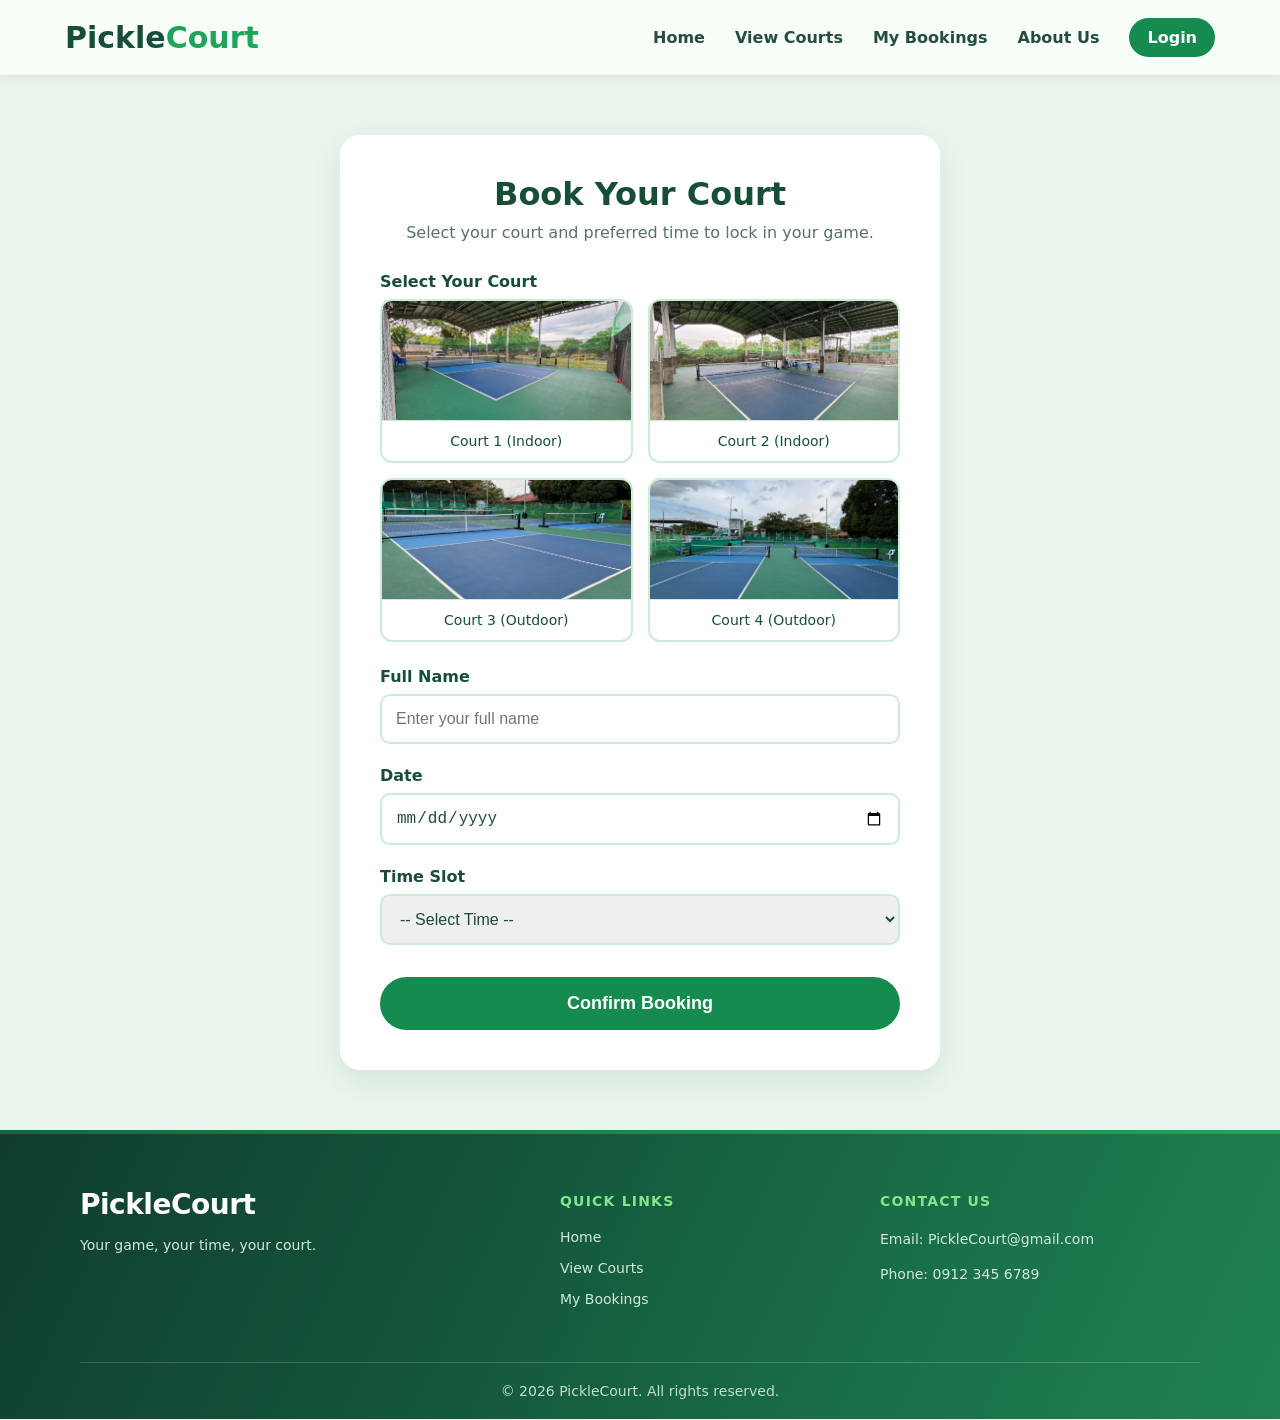
<file: booking-form.html>
<!DOCTYPE html>
<html lang="en">
<head>
    <meta charset="UTF-8">
    <meta name="viewport" content="width=device-width, initial-scale=1.0">
    <title>PickleCourt | Schedule Court</title>
    <link rel="stylesheet" href="index.css">
    <link rel="stylesheet" href="booking-form.css">
    <link rel="icon" type="image/png" href="Logo/PB Logo.png">
</head>
<body>

    <header>
        <nav class="navbar">
            <a href="index.html" class="logo">Pickle<span>Court</span></a>
            <button class="menu-toggle" id="menuToggle" aria-label="Toggle navigation">☰</button>
            <ul class="nav-links" id="navLinks">
                <li><a href="index.html">Home</a></li>
                <li><a href="courts.html">View Courts</a></li>
                <li><a href="my-bookings.html">My Bookings</a></li>
                <li><a href="#contact">About Us</a></li>
                <li><button class="admin-login-button" id="adminLoginButton" type="button">Login</button></li>
            </ul>
        </nav>
    </header>

    <dialog class="admin-login-dialog" id="adminLoginDialog" aria-labelledby="adminLoginTitle">
        <form id="adminLoginForm">
            <h2 id="adminLoginTitle">Admin Login</h2>
            <label for="adminUsername">Username</label>
            <input id="adminUsername" name="username" type="text" autocomplete="username" required>
            <label for="adminPassword">Password</label>
            <input id="adminPassword" name="password" type="password" autocomplete="current-password" required>
            <p class="admin-login-notice">Demo only — authentication is not connected.</p>
            <p class="admin-login-message" id="adminLoginMessage" role="status"></p>
            <div class="admin-login-actions">
                <button class="admin-login-cancel" id="adminLoginCancel" type="button">Cancel</button>
                <button class="btn btn-primary" type="submit">Log In</button>
            </div>
        </form>
    </dialog>

    <main class="form-wrapper">
        <div class="form-container">
            <div class="form-header">
                <h2>Book Your Court</h2>
                <p>Select your court and preferred time to lock in your game.</p>
            </div>
            
            <div id="successMessage" class="alert-success">
                Booking successful! <a href="my-bookings.html">View My Bookings</a>
            </div>

            <form id="bookingForm">
                <div class="form-group">
                    <label>Select Your Court</label>
                    <div class="court-selection-grid">
                        <div class="court-card" data-court="Court 1 (Indoor)">
                            <img src="Court Pictures/court1.jfif" alt="Indoor Court 1">
                            <div class="court-label">Court 1 (Indoor)</div>
                        </div>
                        <div class="court-card" data-court="Court 2 (Indoor)">
                            <img src="Court Pictures/court2.jfif" alt="Indoor Court 2">
                            <div class="court-label">Court 2 (Indoor)</div>
                        </div>
                        <div class="court-card" data-court="Court 3 (Outdoor)">
                            <img src="Court Pictures/court3.jfif" alt="Outdoor Court 3">
                            <div class="court-label">Court 3 (Outdoor)</div>
                        </div>
                        <div class="court-card" data-court="Court 4 (Outdoor)">
                            <img src="Court Pictures/court4.jfif" alt="Outdoor Court 4">
                            <div class="court-label">Court 4 (Outdoor)</div>
                        </div>
                    </div>
                </div>

                <div class="form-group">
                    <label for="fullName">Full Name</label>
                    <input type="text" id="fullName" required placeholder="Enter your full name">
                </div>

                <div class="form-group" style="display: none;">
                    <label for="courtNumber">Court Confirmation</label>
                    <select id="courtNumber" required>
                        <option value="">-- Select a Court --</option>
                        <option value="Court 1 (Indoor)">Court 1 (Indoor)</option>
                        <option value="Court 2 (Indoor)">Court 2 (Indoor)</option>
                        <option value="Court 3 (Outdoor)">Court 3 (Outdoor)</option>
                        <option value="Court 4 (Outdoor)">Court 4 (Outdoor)</option>
                    </select>
                </div>

                <div class="form-group">
                    <label for="bookingDate">Date</label>
                    <input type="date" id="bookingDate" required>
                </div>

                <div class="form-group">
                    <label for="timeSlot">Time Slot</label>
                    <select id="timeSlot" required>
                        <option value="">-- Select Time --</option>
                        <option value="08:00 AM - 09:00 AM">08:00 AM - 09:00 AM</option>
                        <option value="09:00 AM - 10:00 AM">09:00 AM - 10:00 AM</option>
                        <option value="10:00 AM - 11:00 AM">10:00 AM - 11:00 AM</option>
                        <option value="11:00 AM - 12:00 PM">11:00 AM - 12:00 PM</option>
                        <option value="12:00 PM - 01:00 PM">12:00 PM - 01:00 PM</option>
                        <option value="01:00 PM - 02:00 PM">01:00 PM - 02:00 PM</option>
                        <option value="02:00 PM - 03:00 PM">02:00 PM - 03:00 PM</option>
                        <option value="03:00 PM - 04:00 PM">03:00 PM - 04:00 PM</option>
                        <option value="04:00 PM - 05:00 PM">04:00 PM - 05:00 PM</option>
                        <option value="05:00 PM - 06:00 PM">05:00 PM - 06:00 PM</option>
                    </select>
                </div>

                <button type="submit" class="btn-submit">Confirm Booking</button>
            </form>
        </div>
    </main>

    <footer id="contact">
        <div class="footer-content">
            <div class="footer-section">
                <h3>PickleCourt</h3>
                <p>Your game, your time, your court.</p>
            </div>
            <div class="footer-section">
                <h4>Quick Links</h4>
                <ul>
                    <li><a href="index.html">Home</a></li>
                    <li><a href="courts.html">View Courts</a></li>
                    <li><a href="my-bookings.html">My Bookings</a></li>
                </ul>
            </div>
            <div class="footer-section">
                <h4>Contact Us</h4>
                <p>Email: PickleCourt@gmail.com</p>
                <p>Phone: 0912 345 6789</p>
            </div>
        </div>
        <div class="footer-bottom">
            <p>© 2026 PickleCourt. All rights reserved.</p>
        </div>
    </footer>

    <script src="index.js"></script>
    <script src="booking-form.js"></script>
</body>
</html>
</file>
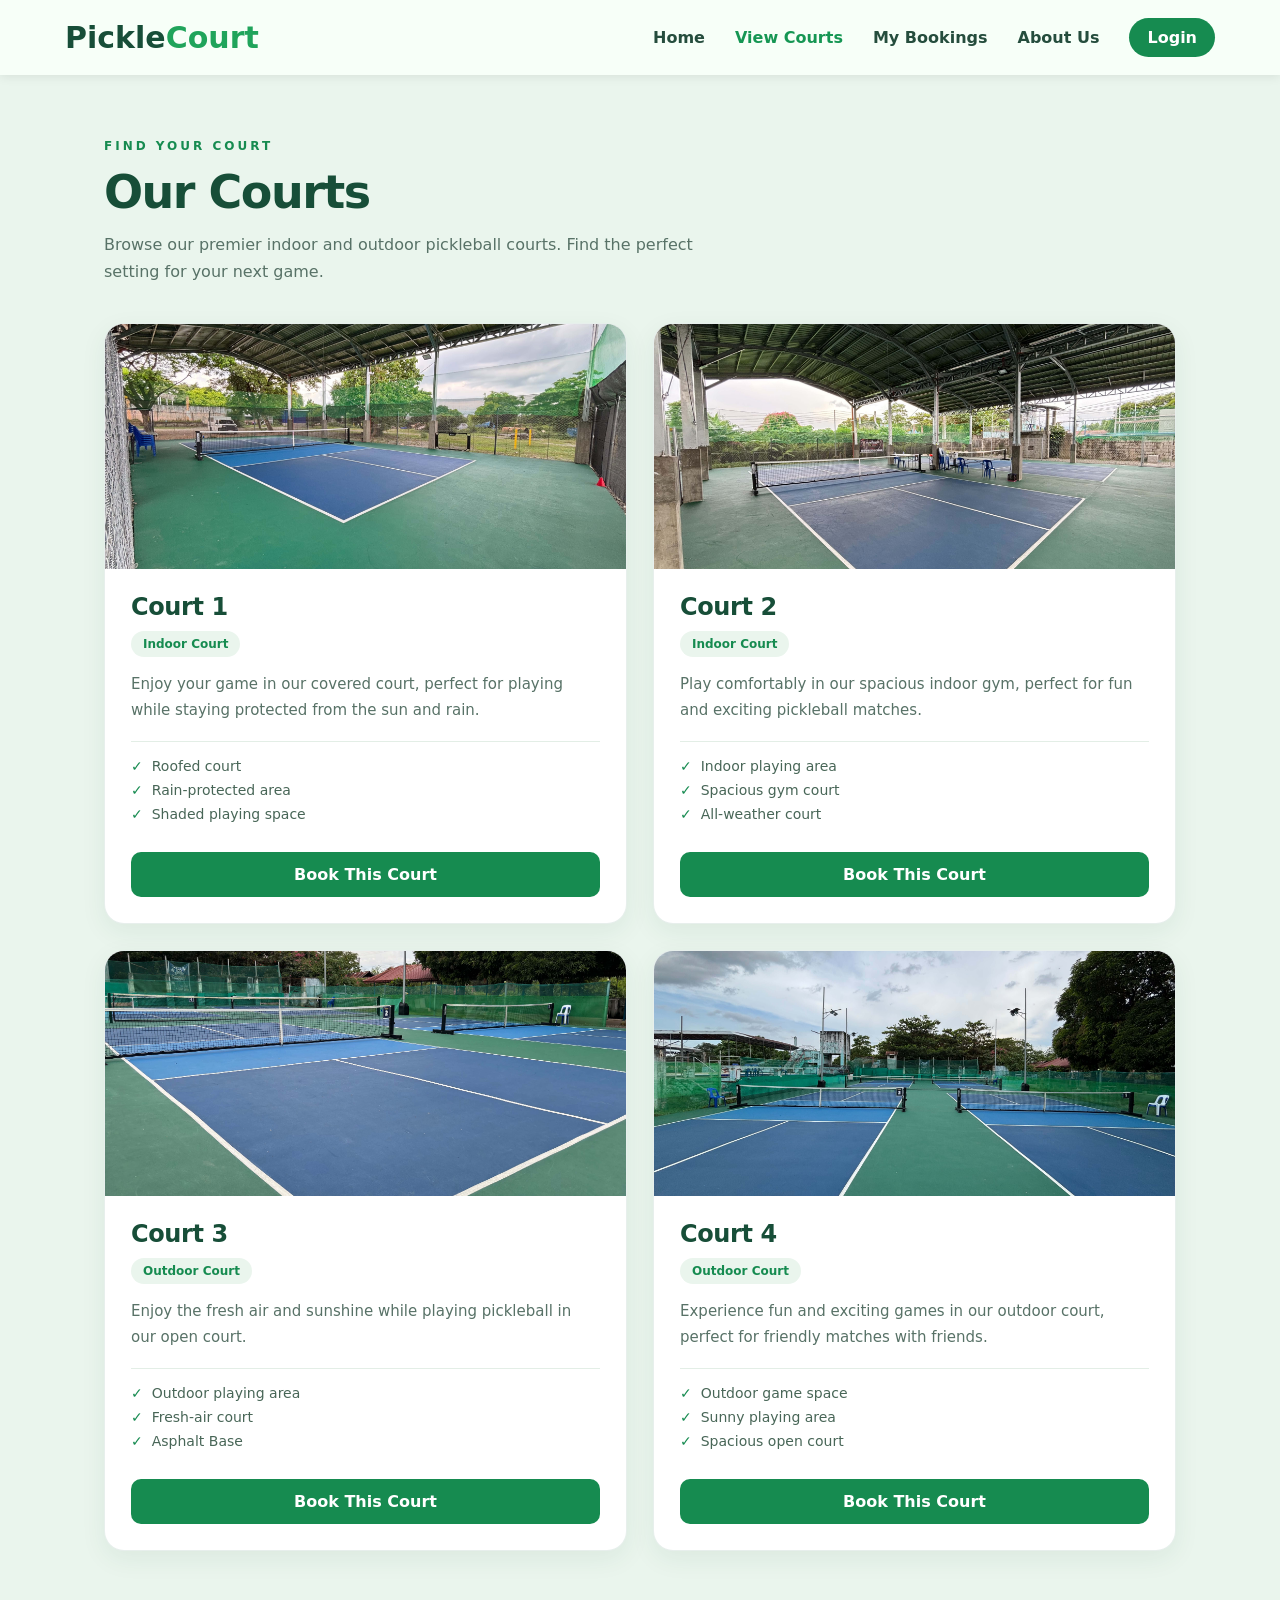
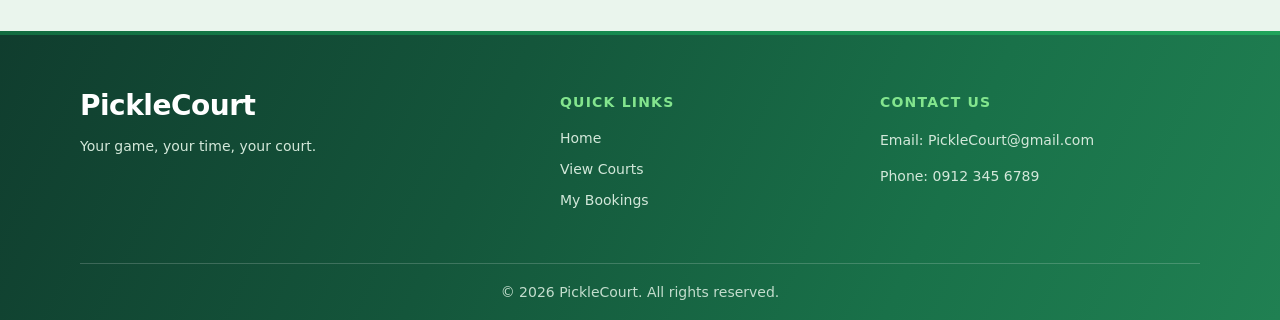
<file: courts.html>
<!DOCTYPE html>
<html lang="en">
<head>
    <meta charset="UTF-8">
    <meta name="viewport" content="width=device-width, initial-scale=1.0">
    <title>PickleCourt | View Courts</title>
    <link rel="stylesheet" href="index.css">
    <link rel="stylesheet" href="courts.css">
    <link rel="icon" type="image/png" href="Logo/PB Logo.png">

</head>
<body>

    <header>
        <nav class="navbar">
            <a href="index.html" class="logo">Pickle<span>Court</span></a>
            <button class="menu-toggle" id="menuToggle" aria-label="Toggle navigation">☰</button>
            <ul class="nav-links" id="navLinks">
                <li><a href="index.html">Home</a></li>
                <li><a href="courts.html" class="active">View Courts</a></li>
                <li><a href="my-bookings.html">My Bookings</a></li>
                <li><a href="#contact">About Us</a></li>
                <li><button class="admin-login-button" id="adminLoginButton" type="button">Login</button></li>
            </ul>
        </nav>
    </header>

    <dialog class="admin-login-dialog" id="adminLoginDialog" aria-labelledby="adminLoginTitle">
        <form id="adminLoginForm">
            <h2 id="adminLoginTitle">Admin Login</h2>
            <label for="adminUsername">Username</label>
            <input id="adminUsername" name="username" type="text" autocomplete="username" required>
            <label for="adminPassword">Password</label>
            <input id="adminPassword" name="password" type="password" autocomplete="current-password" required>
            <p class="admin-login-notice">Demo only — authentication is not connected.</p>
            <p class="admin-login-message" id="adminLoginMessage" role="status"></p>
            <div class="admin-login-actions">
                <button class="admin-login-cancel" id="adminLoginCancel" type="button">Cancel</button>
                <button class="btn btn-primary" type="submit">Log In</button>
            </div>
        </form>
    </dialog>

    <main class="courts-container">
        <div class="courts-header">
            <h2>Our Courts</h2>
            <p>Browse our premier indoor and outdoor pickleball courts. Find the perfect setting for your next game.</p>
        </div>

        <div class="courts-grid">
            <!-- Court 1 -->
            <div class="court-display-card">
                <img src="Court Pictures/court1.jfif" alt="Court 1 Indoor">
                <div class="court-info">
                    <h3>Court 1</h3>
                    <span class="court-type">Indoor Court</span>
                    <p>Enjoy your game in our covered court, perfect for playing while staying protected from the sun and rain.</p>
                    <ul class="court-features">
                        <li>Roofed court</li>
                        <li>Rain-protected area</li>
                        <li>Shaded playing space</li>
                    </ul>
                    <!-- URL parameter passes the court name to the booking form -->
                    <a href="booking-form.html?court=Court 1 (Indoor)" class="btn btn-primary btn-book-court">Book This Court</a>
                </div>
            </div>

            <!-- Court 2 -->
            <div class="court-display-card">
                <img src="Court Pictures/court2.jfif" alt="Court 2 Indoor">
                <div class="court-info">
                    <h3>Court 2</h3>
                    <span class="court-type">Indoor Court</span>
                    <p>Play comfortably in our spacious indoor gym, perfect for fun and exciting pickleball matches.</p>
                    <ul class="court-features">
                        <li>Indoor playing area</li>
                        <li>Spacious gym court</li>
                        <li>All-weather court</li>
                    </ul>
                    <a href="booking-form.html?court=Court 2 (Indoor)" class="btn btn-primary btn-book-court">Book This Court</a>
                </div>
            </div>

            <!-- Court 3 -->
            <div class="court-display-card">
                <img src="Court Pictures/court3.jfif" alt="Court 3 Outdoor">
                <div class="court-info">
                    <h3>Court 3</h3>
                    <span class="court-type">Outdoor Court</span>
                    <p>Enjoy the fresh air and sunshine while playing pickleball in our open court.</p>
                    <ul class="court-features">
                        <li>Outdoor playing area</li>
                        <li>Fresh-air court</li>
                        <li>Asphalt Base</li>
                    </ul>
                    <a href="booking-form.html?court=Court 3 (Outdoor)" class="btn btn-primary btn-book-court">Book This Court</a>
                </div>
            </div>

            <!-- Court 4 -->
            <div class="court-display-card">
                <img src="Court Pictures/court4.jfif" alt="Court 4 Outdoor">
                <div class="court-info">
                    <h3>Court 4</h3>
                    <span class="court-type">Outdoor Court</span>
                    <p>Experience fun and exciting games in our outdoor court, perfect for friendly matches with friends.</p>
                    <ul class="court-features">
                        <li>Outdoor game space</li>
                        <li>Sunny playing area</li>
                        <li>Spacious open court</li>
                    </ul>
                    <a href="booking-form.html?court=Court 4 (Outdoor)" class="btn btn-primary btn-book-court">Book This Court</a>
                </div>
            </div>
        </div>
    </main>

    <footer id="contact">
        <div class="footer-content">
            <div class="footer-section">
                <h3>PickleCourt</h3>
                <p>Your game, your time, your court.</p>
            </div>
            <div class="footer-section">
                <h4>Quick Links</h4>
                <ul>
                    <li><a href="index.html">Home</a></li>
                    <li><a href="courts.html">View Courts</a></li>
                    <li><a href="my-bookings.html">My Bookings</a></li>
                </ul>
            </div>
            <div class="footer-section">
                <h4>Contact Us</h4>
                <p>Email: PickleCourt@gmail.com</p>
                <p>Phone: 0912 345 6789</p>
            </div>
        </div>
        <div class="footer-bottom">
            <p>© 2026 PickleCourt. All rights reserved.</p>
        </div>
    </footer>

    <script src="index.js"></script>
</body>
</html>
</file>
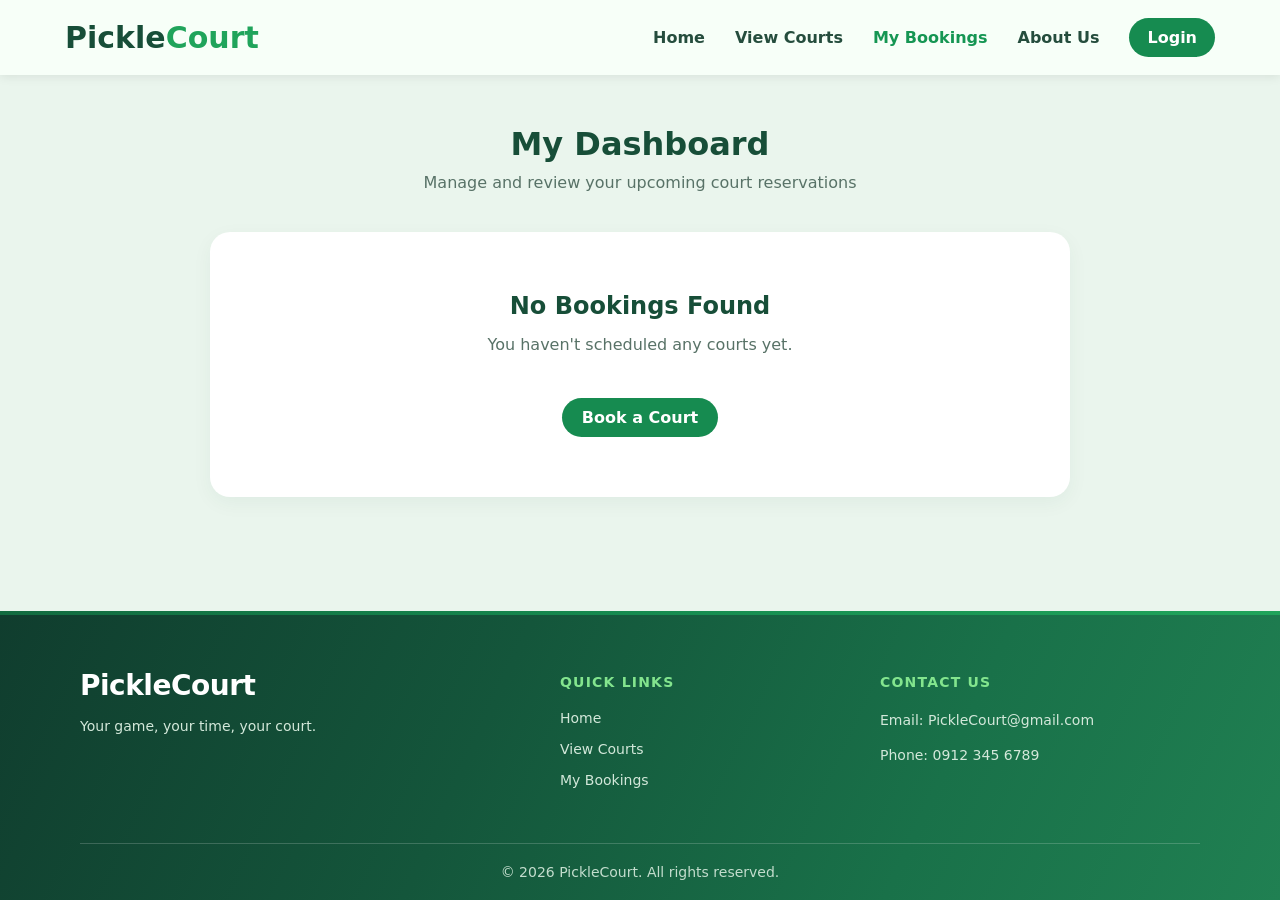
<file: my-bookings.html>
<!DOCTYPE html>
<html lang="en">
<head>
    <meta charset="UTF-8">
    <meta name="viewport" content="width=device-width, initial-scale=1.0">
    <title>PickleCourt | My Bookings</title>
    <link rel="stylesheet" href="index.css">
    <link rel="stylesheet" href="my-bookings.css">
    <link rel="icon" type="image/png" href="Logo/PB Logo.png">
</head>
<body>

    <header>
        <nav class="navbar">
            <a href="index.html" class="logo">Pickle<span>Court</span></a>
            <button class="menu-toggle" id="menuToggle" aria-label="Toggle navigation">☰</button>
            <ul class="nav-links" id="navLinks">
                <li><a href="index.html">Home</a></li>
                <li><a href="courts.html">View Courts</a></li>
                <li><a href="my-bookings.html" class="active">My Bookings</a></li>
                <li><a href="#contact">About Us</a></li>
                <li><button class="admin-login-button" id="adminLoginButton" type="button">Login</button></li>
            </ul>
        </nav>
    </header>

    <dialog class="admin-login-dialog" id="adminLoginDialog" aria-labelledby="adminLoginTitle">
        <form id="adminLoginForm">
            <h2 id="adminLoginTitle">Admin Login</h2>
            <label for="adminUsername">Username</label>
            <input id="adminUsername" name="username" type="text" autocomplete="username" required>
            <label for="adminPassword">Password</label>
            <input id="adminPassword" name="password" type="password" autocomplete="current-password" required>
            <p class="admin-login-notice">Demo only — authentication is not connected.</p>
            <p class="admin-login-message" id="adminLoginMessage" role="status"></p>
            <div class="admin-login-actions">
                <button class="admin-login-cancel" id="adminLoginCancel" type="button">Cancel</button>
                <button class="btn btn-primary" type="submit">Log In</button>
            </div>
        </form>
    </dialog>

    <main class="bookings-container">
        <div class="bookings-header">
            <h2>My Dashboard</h2>
            <p>Manage and review your upcoming court reservations</p>
        </div>
        <div id="bookingsList"></div>
    </main>

    <footer id="contact">
        <div class="footer-content">
            <div class="footer-section">
                <h3>PickleCourt</h3>
                <p>Your game, your time, your court.</p>
            </div>
            <div class="footer-section">
                <h4>Quick Links</h4>
                <ul>
                    <li><a href="index.html">Home</a></li>
                    <li><a href="courts.html">View Courts</a></li>
                    <li><a href="my-bookings.html">My Bookings</a></li>
                </ul>
            </div>
            <div class="footer-section">
                <h4>Contact Us</h4>
                <p>Email: PickleCourt@gmail.com</p>
                <p>Phone: 0912 345 6789</p>
            </div>
        </div>
        <div class="footer-bottom">
            <p>© 2026 PickleCourt. All rights reserved.</p>
        </div>
    </footer>

    <script src="index.js"></script>
    <script src="my-bookings.js"></script>
</body>
</html>
</file>
<file: index.css>
* {
    margin: 0;
    padding: 0;
    box-sizing: border-box;
}

html {
    scroll-behavior: smooth;
}

/* Flexbox setup to keep footer at the bottom */
body {
    font-family: system-ui, -apple-system, BlinkMacSystemFont, 'Segoe UI', Roboto, sans-serif;
    background: #eaf5ed;
    color: #1f4938;
    display: flex;
    flex-direction: column;
    min-height: 100vh;
}

main {
    flex: 1; 
    display: flex;
    flex-direction: column;
}

/* NAVIGATION */
header {
    background: #f7fff8;
    position: sticky;
    top: 0;
    z-index: 100;
    box-shadow: 0 2px 10px rgba(0, 0, 0, 0.08);
}

.navbar {
    max-width: 1200px;
    margin: auto;
    padding: 18px 25px;
    display: flex;
    align-items: center;
    justify-content: space-between;
}

.logo {
    text-decoration: none;
    color: #174e38;
    font-size: 30px;
    font-weight: bold;
}

.logo span {
    color: #20a45b;
}

.nav-links {
    display: flex;
    align-items: center;
    gap: 30px;
    list-style: none;
}

.nav-links a {
    text-decoration: none;
    color: #254d3d;
    font-weight: bold;
    transition: color 0.3s ease;
}

.nav-links a:hover,
.nav-links a.active {
    color: #159653;
}

.admin-login-button {
    padding: 10px 18px;
    border: 0;
    border-radius: 24px;
    background: #168b50;
    color: white;
    font: inherit;
    font-weight: bold;
    cursor: pointer;
}

.admin-login-button:hover { background: #0f6e3d; }

.menu-toggle {
    display: none;
    background: none;
    border: none;
    font-size: 27px;
    cursor: pointer;
    color: #174e38;
}

/* HERO */
.hero {
    min-height: 530px;
    display: flex;
    align-items: center;
    padding: 65px max(7%, calc((100% - 1200px) / 2));
    color: white;
    background: linear-gradient(90deg, rgba(9, 48, 37, 0.94), rgba(9, 48, 37, 0.72), rgba(9, 48, 37, 0.20)), url("images/court1.jfif");
    background-size: cover;
    background-position: center;
}

.hero-content {
    max-width: 700px;
}

.tagline, .section-tag {
    color: #70df91;
    font-size: 14px;
    font-weight: bold;
    letter-spacing: 4px;
    margin-bottom: 18px;
}

.hero h1 {
    font-size: clamp(36px, 5vw, 62px);
    line-height: 1.12;
    margin-bottom: 22px;
}

.hero h1 span { color: #83e58e; }
.description { max-width: 550px; font-size: 18px; line-height: 1.7; margin-bottom: 30px; }
.hero-buttons { display: flex; flex-wrap: wrap; gap: 15px; }

.btn {
    display: inline-block;
    padding: 15px 25px;
    border-radius: 30px;
    text-decoration: none;
    font-weight: bold;
    transition: all 0.3s ease;
    cursor: pointer;
    text-align: center;
}

.btn-primary { background: #168b50; color: white; border: none; }
.btn-primary:hover { background: #0f6e3d; transform: translateY(-2px); box-shadow: 0 4px 15px rgba(22, 139, 80, 0.3); }
.btn-outline { border: 1px solid white; color: white; }
.btn-outline:hover { background: white; color: #174e38; }

.admin-login-dialog {
    width: min(420px, calc(100% - 32px));
    margin: auto;
    padding: 30px;
    border: 0;
    border-radius: 16px;
    color: #1f4938;
    box-shadow: 0 15px 50px rgba(0, 0, 0, 0.25);
}

.admin-login-dialog::backdrop { background: rgba(9, 48, 37, 0.65); }
.admin-login-dialog h2 { margin-bottom: 20px; }
.admin-login-dialog label { display: block; margin: 14px 0 6px; font-weight: bold; }
.admin-login-dialog input { width: 100%; padding: 11px; border: 1px solid #b8d5c2; border-radius: 8px; font: inherit; }
.admin-login-notice { margin-top: 16px; color: #587267; font-size: 14px; }
.admin-login-message { min-height: 1.5em; margin-top: 8px; color: #174e38; }
.admin-login-actions { display: flex; justify-content: flex-end; gap: 10px; margin-top: 18px; }
.admin-login-cancel { padding: 12px 20px; border: 1px solid #b8d5c2; border-radius: 24px; background: white; color: #174e38; font: inherit; font-weight: bold; cursor: pointer; }

/* FEATURES */
.features { max-width: 1200px; margin: auto; padding: 55px 25px 70px; text-align: center; }
.features > h2 { font-size: 36px; margin-bottom: 40px; }
.feature-grid { display: grid; grid-template-columns: repeat(4, 1fr); gap: 25px; }

.feature-card {
    padding: 30px 20px;
    background: white;
    border-radius: 15px;
    transition: transform 0.3s ease, box-shadow 0.3s ease;
    box-shadow: 0 4px 15px rgba(0, 0, 0, 0.03);
}
.feature-card:hover { transform: translateY(-5px); box-shadow: 0 10px 25px rgba(0, 0, 0, 0.08); }
.feature-icon { width: 70px; height: 70px; display: grid; place-items: center; margin: 0 auto 18px; border-radius: 50%; background: #cdebd6; color: #176644; font-size: 34px; font-weight: bold; }
.feature-card h3 { font-size: 18px; margin-bottom: 12px; }
.feature-card p { color: #587267; line-height: 1.7; }

/* FOOTER */
footer {
    position: relative;
    overflow: hidden;
    background: linear-gradient(115deg, #103d2e 0%, #14563b 38%, #197149 72%, #208052 100%);
    color: white;
    padding: 58px 25px 20px;
    margin-top: auto;
    scroll-margin-top: 90px;
}

footer::before {
    content: "";
    position: absolute;
    top: 0;
    left: 0;
    width: 100%;
    height: 4px;
    background: linear-gradient(90deg, #126b40 0%, #168b50 50%, #20a45b 100%);
}

.footer-content {
    max-width: 1120px;
    margin: 0 auto 42px;
    display: grid;
    grid-template-columns: 1.3fr 0.8fr 1fr;
    gap: 64px;
    text-align: left;
}

.footer-section h3 {
    margin-bottom: 12px;
    font-size: 28px;
    letter-spacing: -0.5px;
}

.footer-section h4 {
    margin: 5px 0 18px;
    color: #83e58e;
    font-size: 14px;
    letter-spacing: 1.2px;
    text-transform: uppercase;
}

.footer-section p {
    margin-bottom: 10px;
    color: #d3e8da;
    font-size: 14px;
    line-height: 1.8;
}

.footer-section ul {
    list-style: none;
}

.footer-section ul li {
    margin-bottom: 12px;
}

.footer-section ul li a {
    display: inline-block;
    color: #d3e8da;
    font-size: 14px;
    text-decoration: none;
    transition: color 0.2s ease, transform 0.2s ease;
}

.footer-section ul li a:hover {
    color: white;
    transform: translateX(3px);
}

.footer-bottom {
    max-width: 1120px;
    margin: 0 auto;
    text-align: center;
    padding-top: 20px;
    border-top: 1px solid rgba(255, 255, 255, 0.18);
    color: #c3ddcd;
    font-size: 14px;
}

/* MOBILE RESPONSIVENESS */
@media (max-width: 800px) {
    .navbar { flex-wrap: wrap; }
    .menu-toggle { display: block; }
    .nav-links { display: none; width: 100%; flex-direction: column; align-items: flex-start; gap: 20px; padding: 20px 0 5px; }
    .nav-links.show { display: flex; }
    .hero { min-height: 500px; padding: 55px 25px; }
    .feature-grid { grid-template-columns: repeat(2, 1fr); }
    .footer-content { grid-template-columns: repeat(2, minmax(0, 1fr)); gap: 32px; }
    .footer-section:first-child { grid-column: 1 / -1; }
}

@media (max-width: 480px) {
    .logo { font-size: 25px; }
    .hero h1 { font-size: 37px; }
    .features > h2 { font-size: 28px; }
    .feature-grid { grid-template-columns: 1fr; }
    .hero-buttons { flex-direction: column; align-items: stretch; }
    .btn { text-align: center; }
    footer { padding: 48px 22px 18px; }
    .footer-content { grid-template-columns: 1fr; gap: 26px; margin-bottom: 30px; }
    .footer-section:first-child { grid-column: auto; }
    .footer-section h4 { margin-bottom: 12px; }
}
</file>
<file: booking-form.css>
.form-wrapper {
    padding: 60px 20px;
    display: flex;
    justify-content: center;
    align-items: center;
    flex: 1;
}

.form-container {
    width: 100%;
    max-width: 600px;
    background: white;
    padding: 40px;
    border-radius: 20px;
    box-shadow: 0 10px 30px rgba(23, 78, 56, 0.1);
}

.form-header {
    text-align: center;
    margin-bottom: 30px;
}

.form-header h2 {
    color: #174e38;
    font-size: 32px;
    margin-bottom: 10px;
}

.form-header p {
    color: #587267;
    font-size: 16px;
}

/* VISUAL COURT SELECTOR WITH HOVER ZOOM */
.court-selection-grid {
    display: grid;
    grid-template-columns: repeat(2, 1fr);
    gap: 15px;
    margin-bottom: 25px;
}

.court-card {
    border: 2px solid #cdebd6;
    border-radius: 12px;
    cursor: pointer;
    transition: all 0.3s ease;
    background: white;
    text-align: center;
    position: relative;
}

.court-card img {
    width: 100%;
    height: 120px;
    object-fit: cover;
    display: block;
    border-top-left-radius: 10px;
    border-top-right-radius: 10px;
    border-bottom: 1px solid #cdebd6;
    transition: transform 0.3s ease, box-shadow 0.3s ease;
    position: relative;
    z-index: 1;
}

.court-card:hover img {
    transform: scale(1.01);
    z-index: 10;
    box-shadow: 0 10px 30px rgba(0, 0, 0, 0.4);
    border-radius: 8px;
}

.court-card.selected {
    border-color: #168b50;
    background: #eaf5ed;
    box-shadow: 0 0 0 3px #168b50;
}

.court-card.selected .court-label {
    color: #168b50;
    font-weight: bold;
}

.court-label {
    padding: 12px 10px;
    font-size: 14px;
    color: #174e38;
}

.form-group { margin-bottom: 22px; }
.form-group label { display: block; margin-bottom: 8px; font-weight: 600; color: #174e38; }

.form-group input, 
.form-group select {
    width: 100%;
    padding: 14px;
    border: 2px solid #cdebd6;
    border-radius: 10px;
    font-size: 16px;
    color: #1f4938;
    transition: border-color 0.3s ease, box-shadow 0.3s ease;
}

.form-group input:focus, 
.form-group select:focus {
    outline: none;
    border-color: #168b50;
    box-shadow: 0 0 0 3px rgba(22, 139, 80, 0.15);
}

.btn-submit {
    width: 100%;
    padding: 16px;
    background: #168b50;
    color: white;
    border: none;
    border-radius: 30px;
    font-size: 18px;
    font-weight: bold;
    cursor: pointer;
    transition: background-color 0.3s ease, transform 0.2s ease;
    margin-top: 10px;
}

.btn-submit:hover { background: #0f6e3d; transform: translateY(-2px); }

.alert-success {
    display: none;
    background: #d4edda;
    color: #155724;
    padding: 15px;
    border-radius: 10px;
    margin-bottom: 25px;
    text-align: center;
    border: 1px solid #c3e6cb;
    font-weight: 500;
}
.alert-success a { color: #168b50; font-weight: bold; text-decoration: underline; }

@media (max-width: 480px) {
    .court-selection-grid { grid-template-columns: 1fr; }
}
</file>
<file: courts.css>
.courts-container {
    width: min(1120px, 100%);
    margin: 0 auto;
    padding: 64px 24px 80px;
}

.courts-header {
    max-width: 700px;
    margin: 0 0 38px;
    text-align: left;
}

.courts-header::before {
    content: "FIND YOUR COURT";
    display: block;
    margin-bottom: 12px;
    color: #168b50;
    font-size: 12px;
    font-weight: 800;
    letter-spacing: 3px;
}

.courts-header h2 {
    margin-bottom: 12px;
    color: #174e38;
    font-size: clamp(32px, 5vw, 46px);
    letter-spacing: -1.5px;
}

.courts-header p {
    max-width: 590px;
    margin: 0;
    color: #587267;
    font-size: 16px;
    line-height: 1.7;
}

.courts-grid {
    display: grid;
    grid-template-columns: repeat(2, minmax(0, 1fr));
    gap: 26px;
}

.court-display-card {
    overflow: hidden;
    display: flex;
    flex-direction: column;
    min-width: 0;
    border: 1px solid rgba(23, 102, 68, 0.1);
    border-radius: 20px;
    background: white;
    box-shadow: 0 8px 26px rgba(23, 78, 56, 0.07);
    transition: transform 0.25s ease, box-shadow 0.25s ease;
}

.court-display-card:hover {
    transform: translateY(-5px);
    box-shadow: 0 16px 36px rgba(23, 78, 56, 0.14);
}

.court-display-card img {
    display: block;
    width: 100%;
    height: 245px;
    object-fit: cover;
    object-position: center 55%;
    transition: transform 0.4s ease;
}

.court-display-card:nth-child(2) img { object-position: center 45%; }
.court-display-card:nth-child(3) img { object-position: center 60%; }
.court-display-card:nth-child(4) img { object-position: center 50%; }
.court-display-card:hover img { transform: scale(1.035); }

.court-info {
    display: flex;
    flex: 1;
    flex-direction: column;
    align-items: flex-start;
    padding: 24px 26px 26px;
}

.court-info h3 {
    margin-bottom: 10px;
    color: #174e38;
    font-size: 24px;
    letter-spacing: -0.4px;
}

.court-type {
    display: inline-block;
    margin-bottom: 15px;
    padding: 6px 12px;
    border-radius: 20px;
    background: #eaf5ed;
    color: #168b50;
    font-size: 12px;
    font-weight: 750;
}

.court-info p {
    flex: 1;
    margin-bottom: 18px;
    color: #587267;
    font-size: 15px;
    line-height: 1.7;
}

.court-features {
    width: 100%;
    margin-bottom: 22px;
    padding-top: 16px;
    border-top: 1px solid #e3eee6;
    list-style: none;
}

.court-features li {
    margin-bottom: 8px;
    color: #486657;
    font-size: 14px;
}

.court-features li::before {
    content: "✓";
    margin-right: 9px;
    color: #168b50;
    font-weight: 800;
}

.btn-book-court {
    width: 100%;
    padding: 13px 18px;
    border-radius: 10px;
    text-align: center;
}

@media (max-width: 640px) {
    .courts-container {
        padding: 44px 18px 56px;
    }

    .courts-header {
        margin-bottom: 28px;
    }

    .courts-grid {
        grid-template-columns: 1fr;
        gap: 20px;
    }

    .court-display-card img {
        height: 220px;
    }

    .court-info {
        padding: 22px;
    }
}

@media (prefers-reduced-motion: reduce) {
    .court-display-card,
    .court-display-card img {
        transition: none;
    }

    .court-display-card:hover,
    .court-display-card:hover img {
        transform: none;
    }
}
</file>
<file: my-bookings.css>
.bookings-container {
    width: 100%;
    max-width: 900px;
    margin: 50px auto;
    padding: 0 20px;
}

.bookings-header {
    text-align: center;
    margin-bottom: 40px;
}

.bookings-header h2 { font-size: 32px; color: #174e38; margin-bottom: 10px; }
.bookings-header p { color: #587267; }

.booking-card {
    background: white;
    border-left: 6px solid #168b50;
    padding: 25px;
    border-radius: 12px;
    margin-bottom: 20px;
    display: flex;
    justify-content: space-between;
    align-items: center;
    box-shadow: 0 6px 20px rgba(23, 78, 56, 0.08);
    transition: transform 0.2s ease, box-shadow 0.2s ease;
}

.booking-card:hover { transform: translateY(-3px); box-shadow: 0 10px 25px rgba(23, 78, 56, 0.12); }
.booking-info { flex: 1; }

.booking-info-header {
    display: flex;
    align-items: center;
    gap: 15px;
    margin-bottom: 12px;
}

.booking-info-header h3 { color: #174e38; font-size: 22px; }

/* Status Badges */
.status-badge {
    padding: 5px 12px;
    border-radius: 20px;
    font-size: 13px;
    font-weight: bold;
    letter-spacing: 0.5px;
}

.status-confirmed { background: #d4edda; color: #155724; }
.status-completed { background: #eaf5ed; color: #168b50; border: 1px solid #168b50; }
.status-cancelled { background: #f8d7da; color: #721c24; }

.booking-details {
    display: grid;
    grid-template-columns: repeat(auto-fit, minmax(180px, 1fr));
    gap: 15px;
}

.booking-details p { color: #587267; margin: 0; font-size: 15px; }
.booking-details strong { color: #174e38; }

.action-buttons {
    display: flex;
    gap: 10px;
    margin-left: 20px;
}

/* Base button styles */
.btn-action {
    padding: 10px 20px;
    border-radius: 30px;
    cursor: pointer;
    font-weight: bold;
    border: none;
    transition: all 0.3s ease;
}

.btn-done {
    background: #168b50;
    color: white;
}

.btn-done:hover {
    background: #0f6e3d;
}

.btn-cancel {
    background: #e74c3c;
    color: white;
}

.btn-cancel:hover {
    background: #c0392b;
}

.empty-state {
    text-align: center;
    background: white;
    padding: 60px 20px;
    border-radius: 20px;
    box-shadow: 0 6px 20px rgba(23, 78, 56, 0.05);
}

.empty-state h3 { font-size: 24px; color: #174e38; margin-bottom: 15px; }
.empty-state p { color: #587267; margin-bottom: 25px; }

@media (max-width: 600px) {
    .booking-card { flex-direction: column; align-items: flex-start; gap: 20px; }
    .action-buttons { margin-left: 0; width: 100%; flex-direction: column; }
    .btn-action { width: 100%; text-align: center; }
}
</file>
